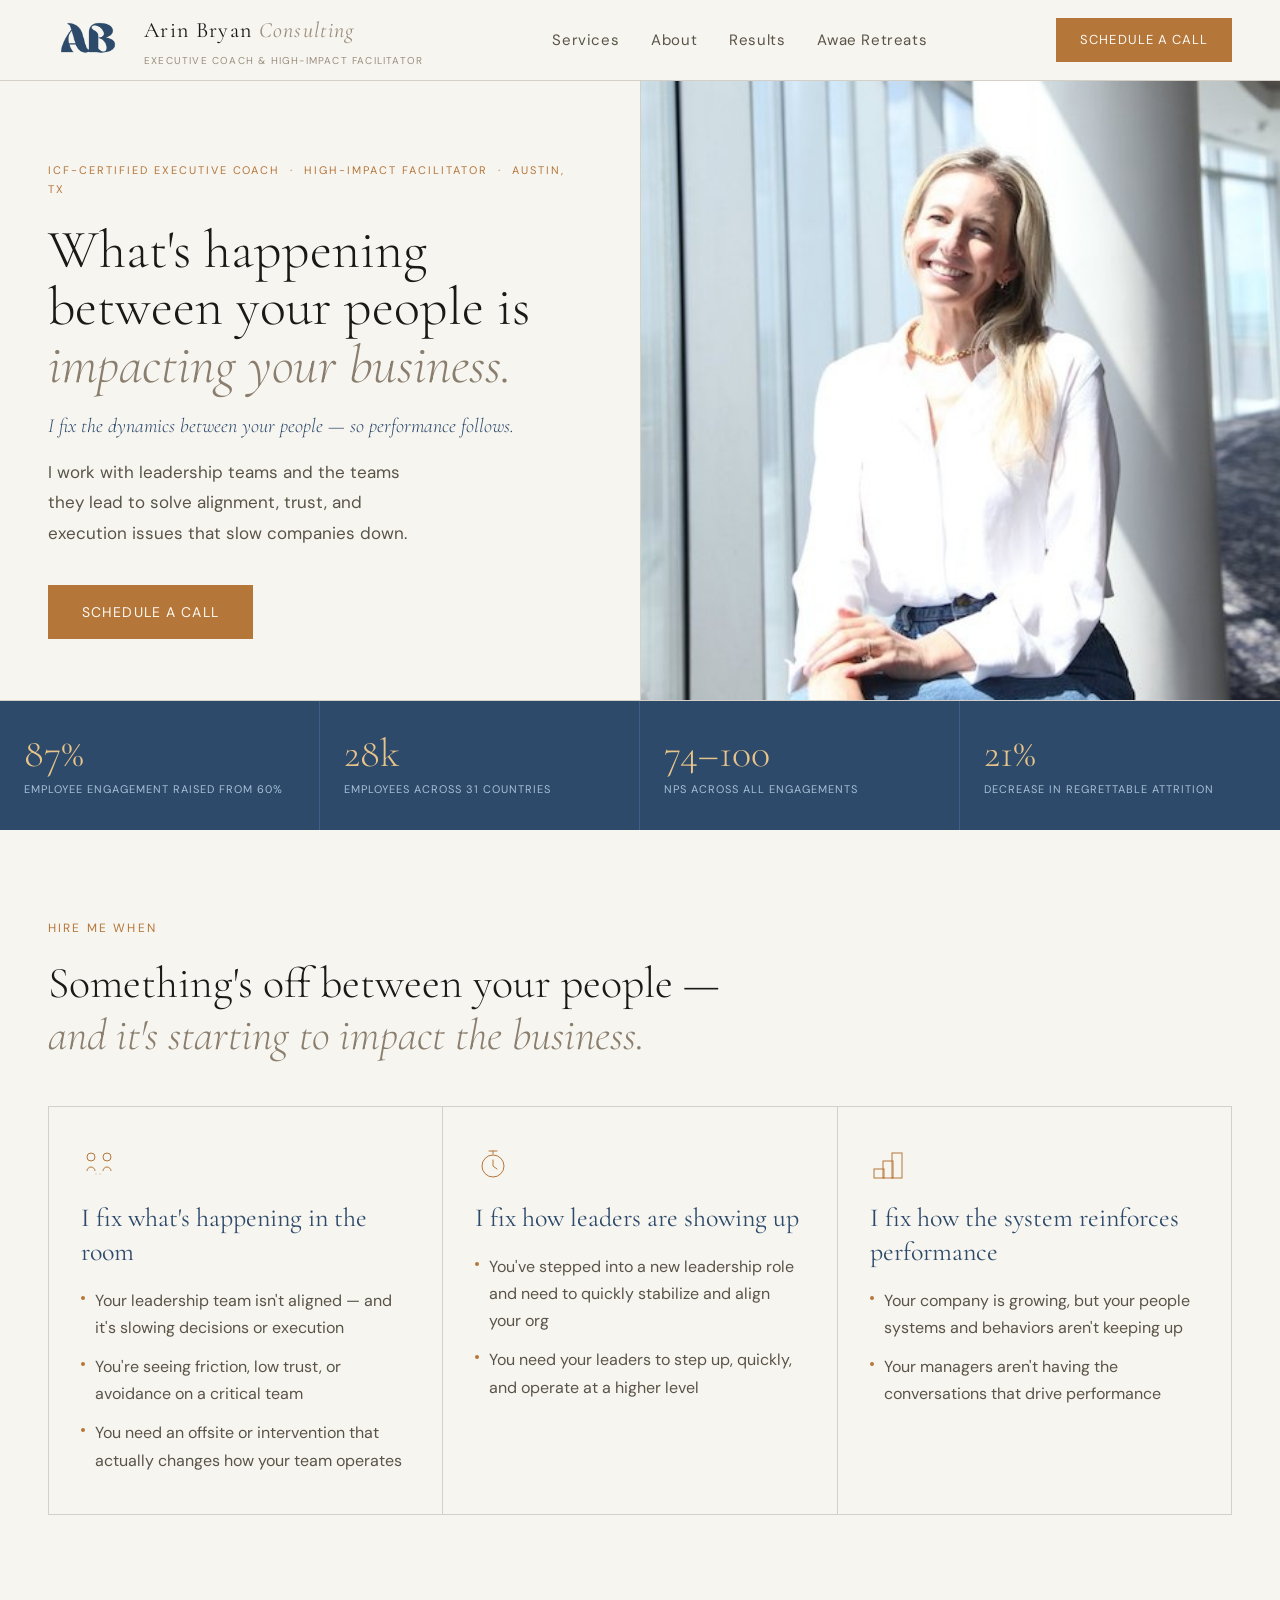
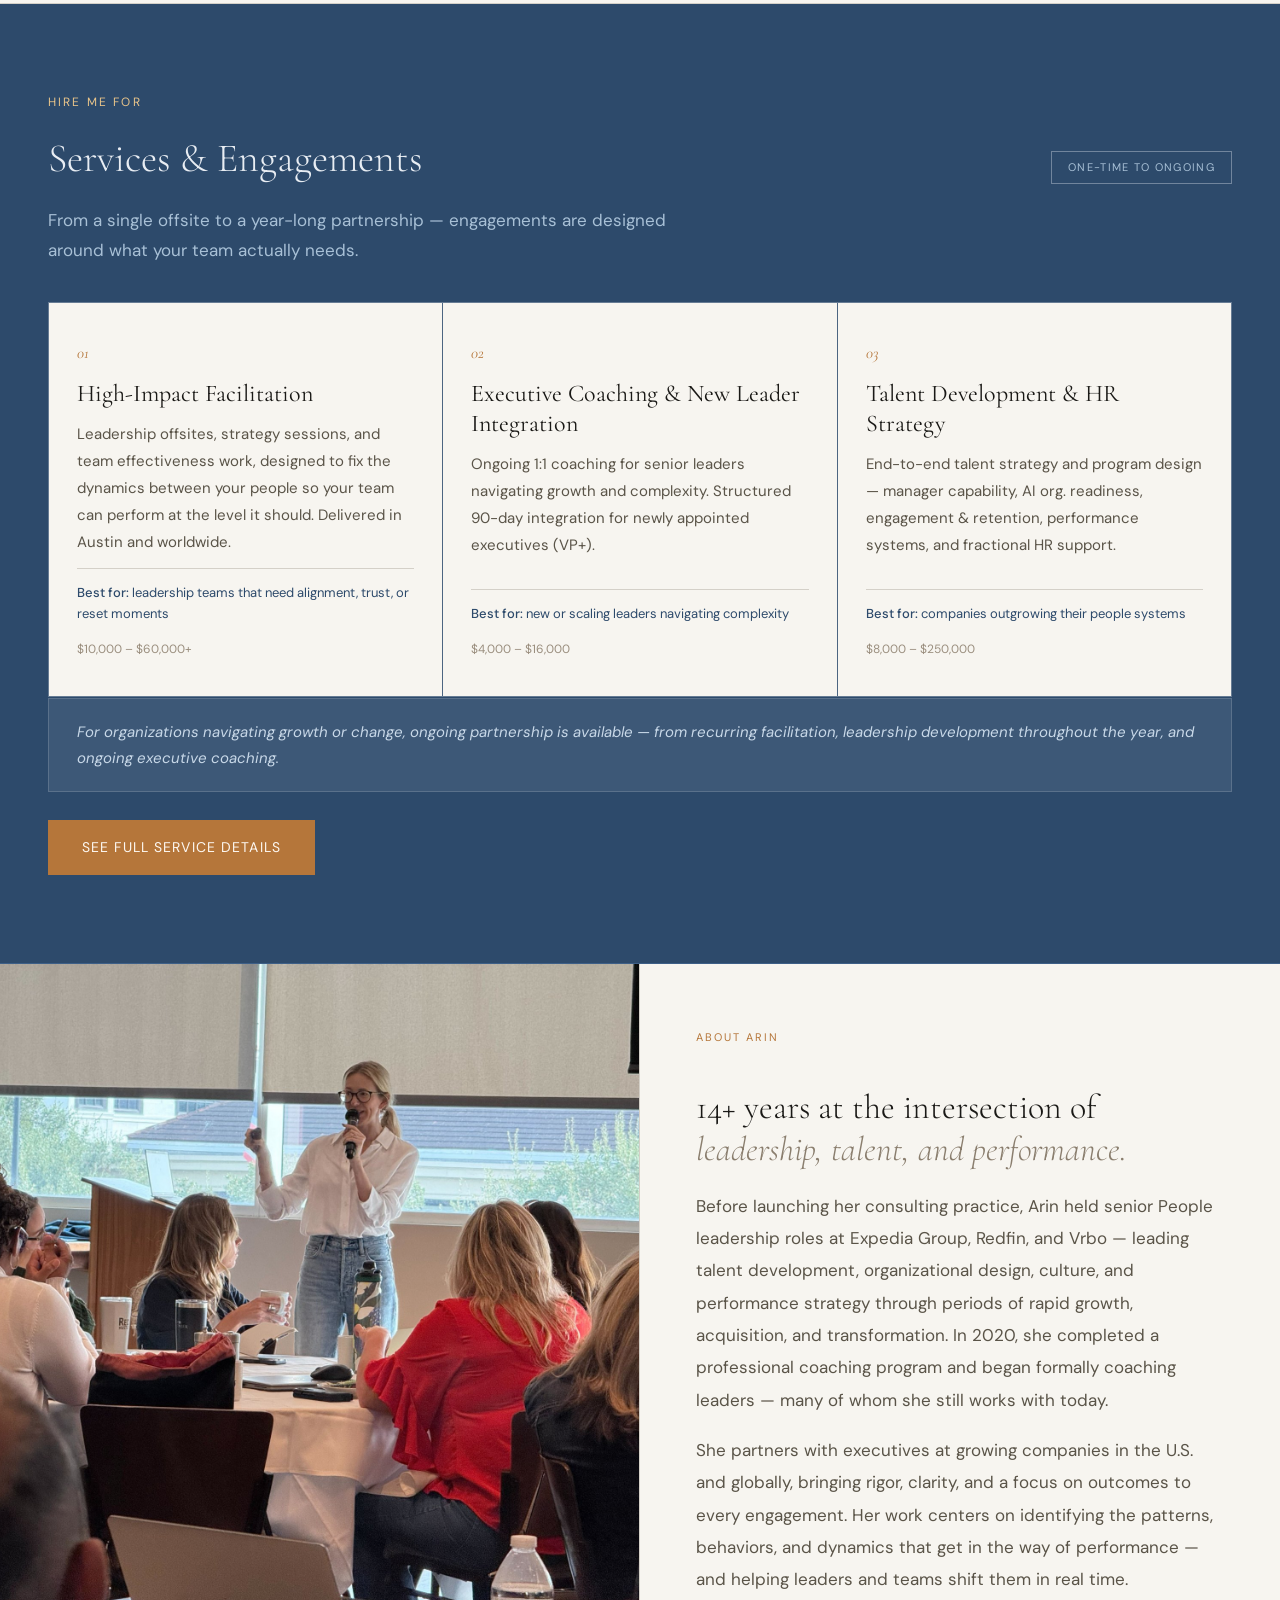
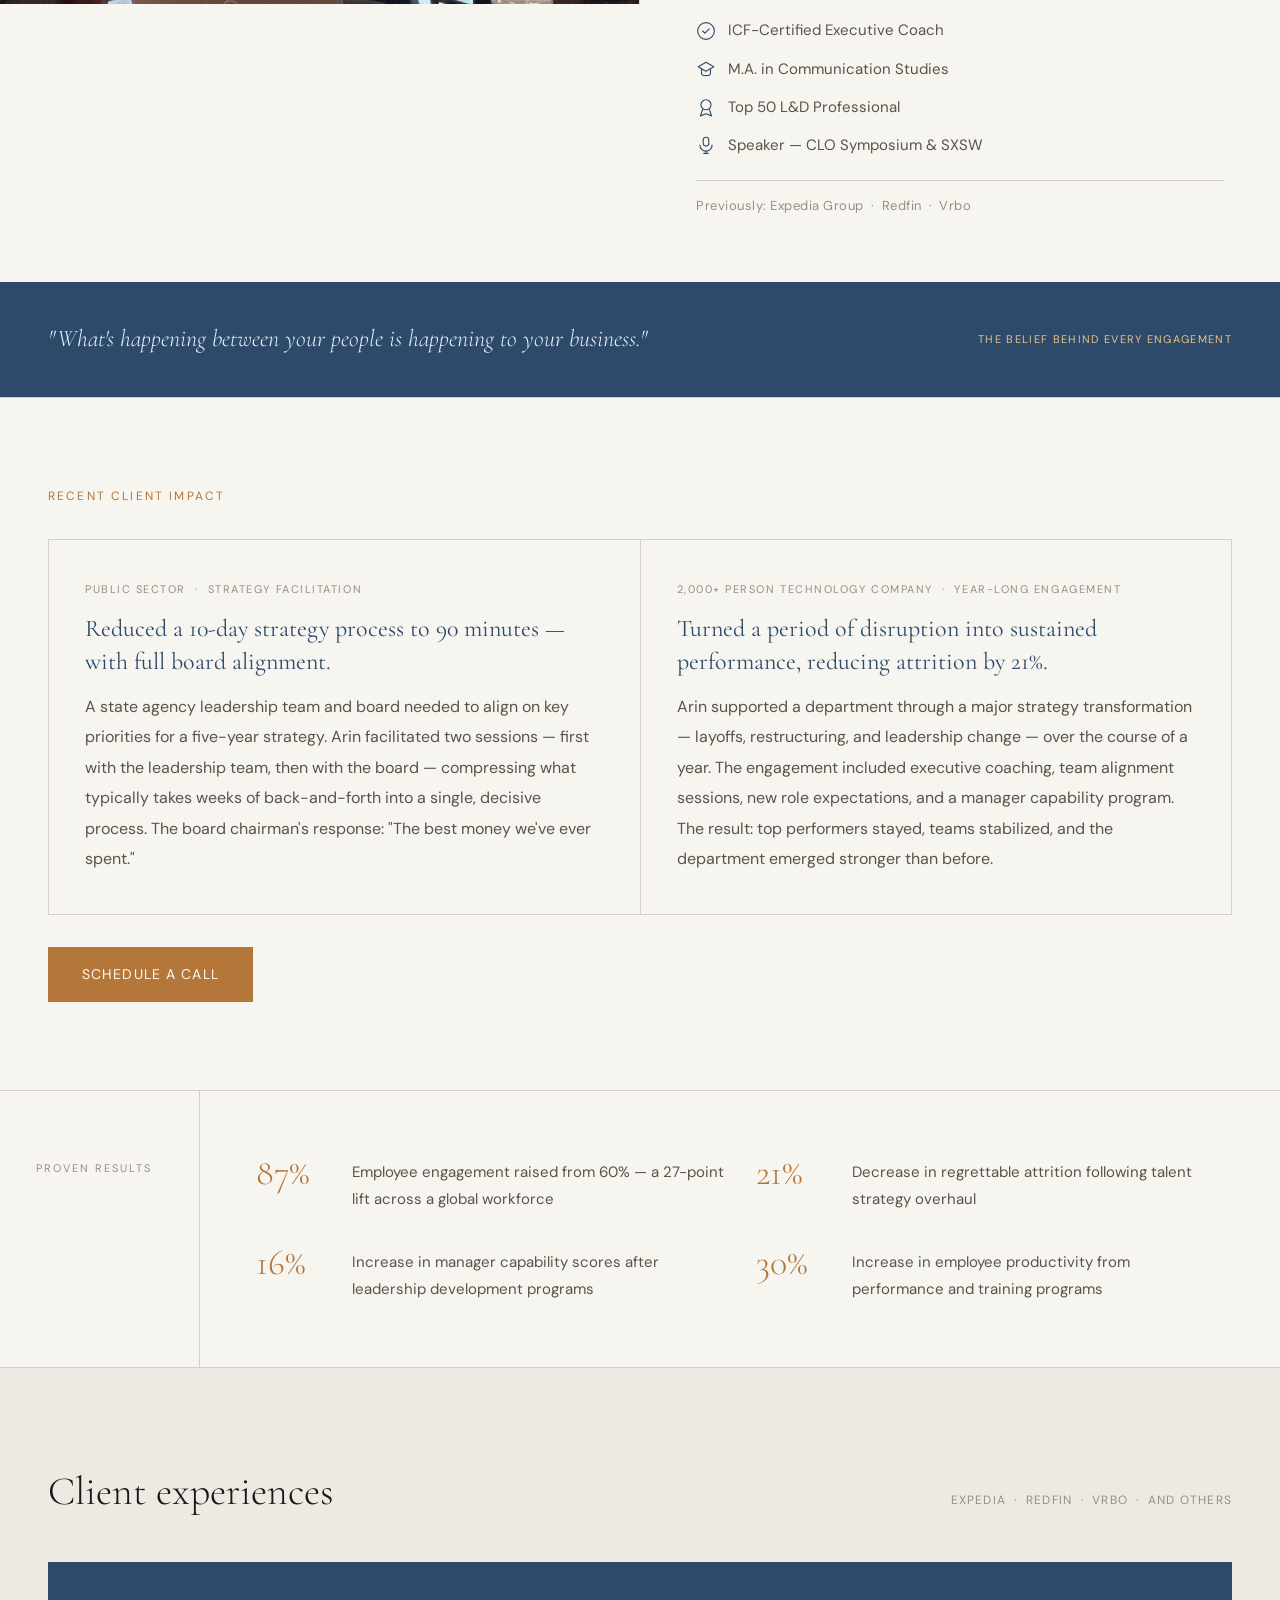
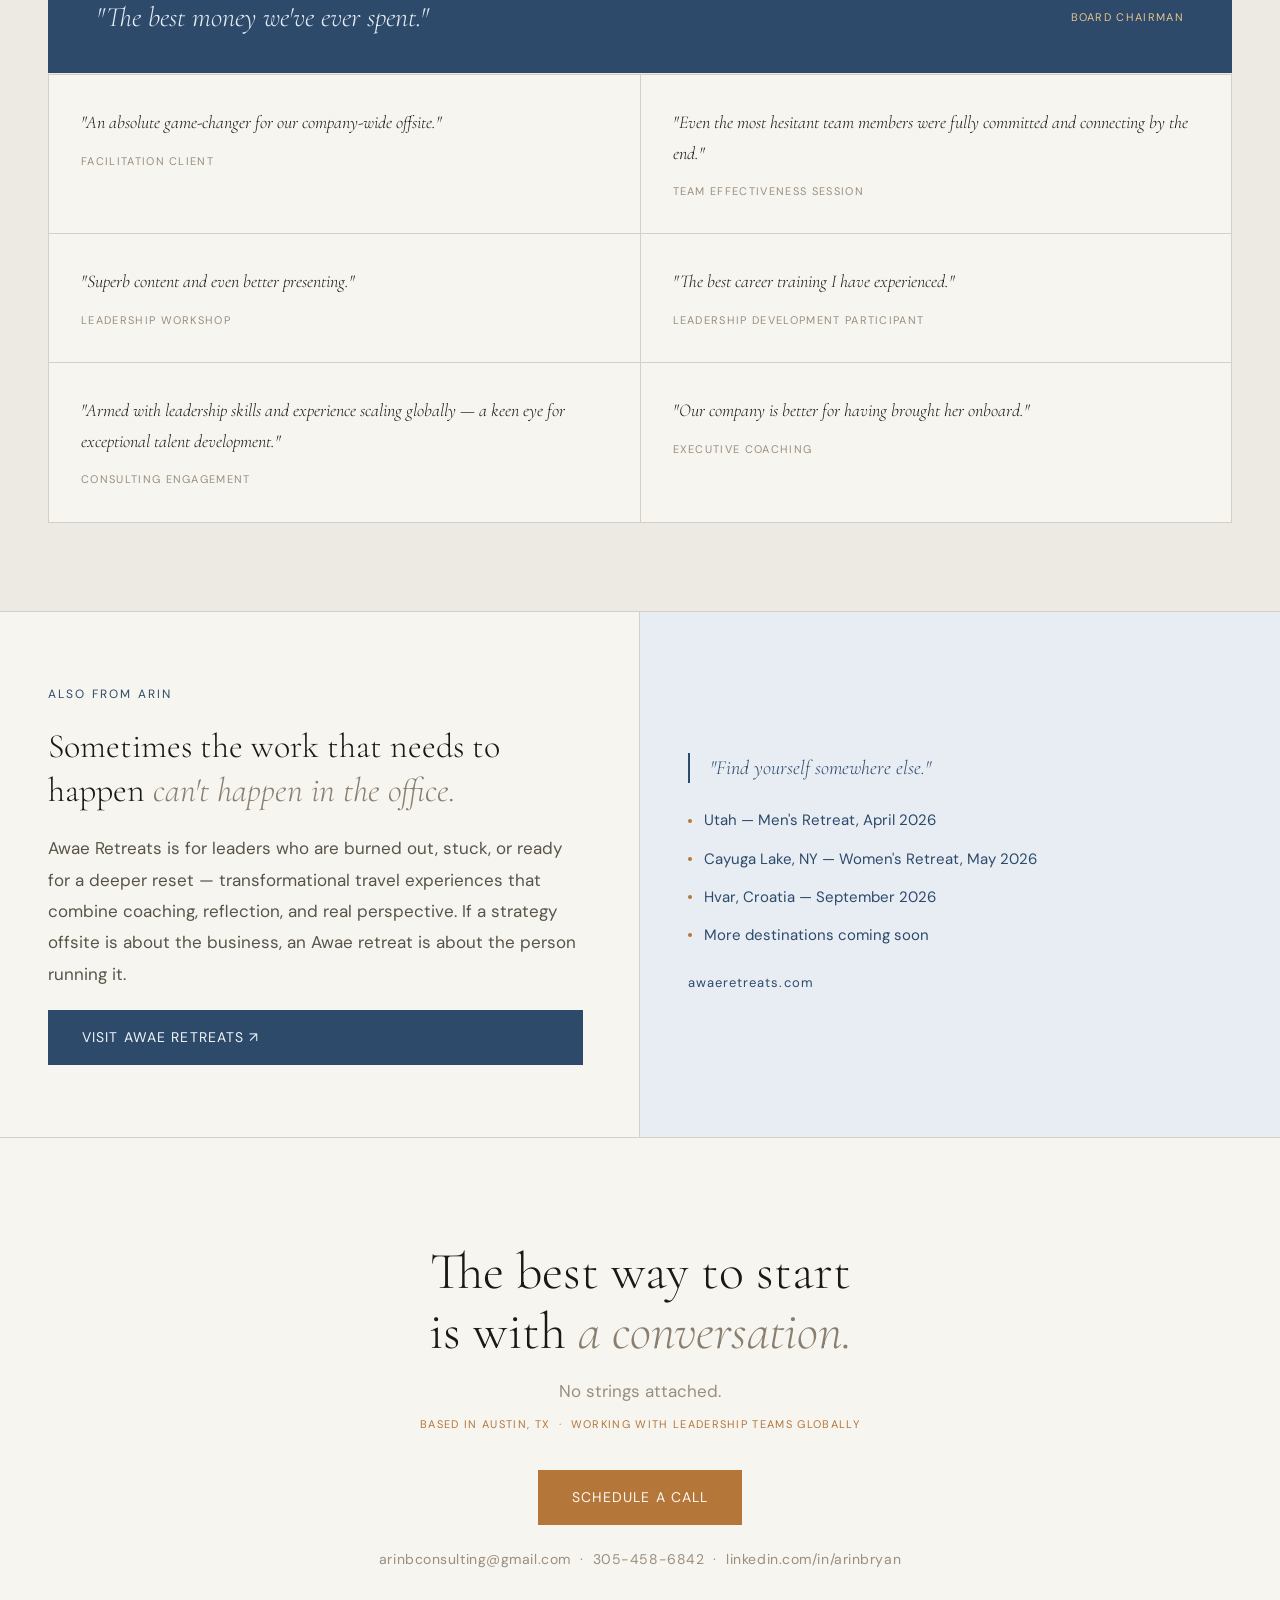
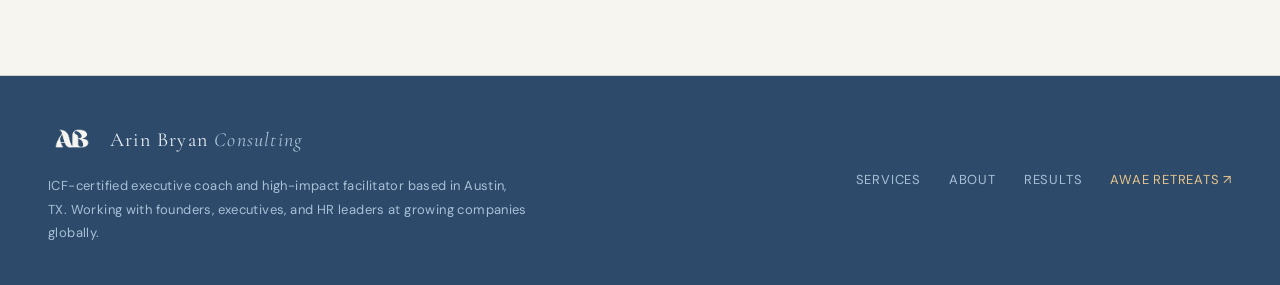
<file: index.html>
<!DOCTYPE html>
<html lang="en">
<head>
  <meta charset="UTF-8" />
  <meta name="viewport" content="width=device-width, initial-scale=1.0" />
  <title>Arin Bryan Consulting | Executive Coach & High-Impact Facilitator | Austin, TX</title>
  <meta name="description" content="ICF-certified executive coach and high-impact facilitator helping leadership teams fix alignment, trust, and execution issues that slow companies down. Based in Austin, TX. Working globally." />
  <meta name="keywords" content="executive coach Austin TX, leadership facilitator, team alignment, high-impact facilitation, leadership offsite, executive coaching, HR strategy, Arin Bryan" />
  <link rel="canonical" href="https://www.arinbconsulting.com" />
  <meta property="og:title" content="Arin Bryan Consulting | Executive Coach & High-Impact Facilitator" />
  <meta property="og:description" content="What's happening between your people is impacting your business. I fix the dynamics — so performance follows." />
  <meta property="og:url" content="https://www.arinbconsulting.com" />
  <meta property="og:type" content="website" />
  <meta property="og:image" content="https://www.arinbconsulting.com/arin-hero.jpg" />
  <meta name="geo.region" content="US-TX" />
  <meta name="geo.placename" content="Austin, Texas" />
  <link rel="stylesheet" href="/style.css" />
</head>
<body>

<nav class="nav" id="top">
  <div class="nav-inner">
    <div class="nav-left">
      <a href="#top"><img class="nav-logo-img" src="/ab-logo-light.png" alt="AB — Arin Bryan Consulting" /></a>
      <div class="nav-brand">
        <div class="nav-name">Arin Bryan <em>Consulting</em></div>
        <div class="nav-sub">Executive Coach &amp; High-Impact Facilitator</div>
      </div>
    </div>
    <ul class="nav-links" id="nav-links">
      <li><a href="#services">Services</a></li>
      <li><a href="#about">About</a></li>
      <li><a href="#results">Results</a></li>
      <li><a href="https://www.awaeretreats.com" target="_blank" rel="noopener">Awae Retreats</a></li>
    </ul>
    <a href="https://calendly.com/arin-awaeretreats/30min?month=2026-03" target="_blank" rel="noopener" class="nav-cta">Schedule a call</a>
    <button class="nav-hamburger" id="hamburger" aria-label="Open menu">
      <span></span><span></span><span></span>
    </button>
  </div>
</nav>

<section class="hero" id="home">
  <div class="hero-text">
    <p class="eyebrow">ICF-Certified Executive Coach &nbsp;·&nbsp; High-Impact Facilitator &nbsp;·&nbsp; Austin, TX</p>
    <h1 class="hero-h1">What's happening between your people is <em>impacting your business.</em></h1>
    <p class="hero-subhead">I fix the dynamics between your people — so performance follows.</p>
    <p class="hero-support">I work with leadership teams and the teams they lead to solve alignment, trust, and execution issues that slow companies down.</p>
    <div class="btn-group">
      <a href="https://calendly.com/arin-awaeretreats/30min?month=2026-03" target="_blank" rel="noopener" class="btn-primary">Schedule a call</a>
    </div>
  </div>
  <div class="hero-img">
    <img src="/arin-hero.jpg" alt="Arin Bryan, executive coach and high-impact facilitator based in Austin, TX" />
  </div>
</section>

<div class="stats">
  <div class="stat"><div class="stat-n">87%</div><div class="stat-l">Employee engagement raised from 60%</div></div>
  <div class="stat"><div class="stat-n">28k</div><div class="stat-l">Employees across 31 countries</div></div>
  <div class="stat"><div class="stat-n">74–100</div><div class="stat-l">NPS across all engagements</div></div>
  <div class="stat"><div class="stat-n">21%</div><div class="stat-l">Decrease in regrettable attrition</div></div>
</div>

<section class="hire">
  <div class="hire-inner">
    <p class="hire-eyebrow">Hire me when</p>
    <h2 class="hire-h">Something's off between your people —<br><em>and it's starting to impact the business.</em></h2>
    <div class="hire-grid">
      <div class="hire-card">
        <svg class="hire-icon" viewBox="0 0 36 36" fill="none" aria-hidden="true">
          <circle cx="10" cy="10" r="4" stroke="#b5763a" stroke-width="1"/>
          <circle cx="26" cy="10" r="4" stroke="#b5763a" stroke-width="1"/>
          <path d="M6 24c0-2.209 1.791-4 4-4s4 1.791 4 4" stroke="#b5763a" stroke-width="1"/>
          <path d="M22 24c0-2.209 1.791-4 4-4s4 1.791 4 4" stroke="#b5763a" stroke-width="1"/>
          <path d="M14 27h8" stroke="#d4d0c8" stroke-width="1" stroke-dasharray="2 2"/>
        </svg>
        <div class="hire-title">I fix what's happening in the room</div>
        <div class="hire-items">
          <div class="hire-item"><div class="hire-bullet"></div><span>Your leadership team isn't aligned — and it's slowing decisions or execution</span></div>
          <div class="hire-item"><div class="hire-bullet"></div><span>You're seeing friction, low trust, or avoidance on a critical team</span></div>
          <div class="hire-item"><div class="hire-bullet"></div><span>You need an offsite or intervention that actually changes how your team operates</span></div>
        </div>
      </div>
      <div class="hire-card">
        <svg class="hire-icon" viewBox="0 0 36 36" fill="none" aria-hidden="true">
          <circle cx="18" cy="19" r="11" stroke="#b5763a" stroke-width="1"/>
          <path d="M18 13v6l4 3" stroke="#b5763a" stroke-width="1" stroke-linecap="round"/>
          <path d="M14 4h8M18 4v3" stroke="#b5763a" stroke-width="1" stroke-linecap="round"/>
        </svg>
        <div class="hire-title">I fix how leaders are showing up</div>
        <div class="hire-items">
          <div class="hire-item"><div class="hire-bullet"></div><span>You've stepped into a new leadership role and need to quickly stabilize and align your org</span></div>
          <div class="hire-item"><div class="hire-bullet"></div><span>You need your leaders to step up, quickly, and operate at a higher level</span></div>
        </div>
      </div>
      <div class="hire-card">
        <svg class="hire-icon" viewBox="0 0 36 36" fill="none" aria-hidden="true">
          <rect x="4" y="22" width="10" height="9" stroke="#b5763a" stroke-width="1"/>
          <rect x="13" y="14" width="10" height="17" stroke="#b5763a" stroke-width="1"/>
          <rect x="22" y="6" width="10" height="25" stroke="#b5763a" stroke-width="1"/>
        </svg>
        <div class="hire-title">I fix how the system reinforces performance</div>
        <div class="hire-items">
          <div class="hire-item"><div class="hire-bullet"></div><span>Your company is growing, but your people systems and behaviors aren't keeping up</span></div>
          <div class="hire-item"><div class="hire-bullet"></div><span>Your managers aren't having the conversations that drive performance</span></div>
        </div>
      </div>
    </div>
  </div>
</section>

<section class="services" id="services">
  <div class="services-inner">
    <p class="svc-eyebrow">Hire me for</p>
    <div class="sec-hdr">
      <h2 class="sec-title">Services &amp; Engagements</h2>
      <span class="pill">One-time to ongoing</span>
    </div>
    <p class="sec-intro">From a single offsite to a year-long partnership — engagements are designed around what your team actually needs.</p>
    <div class="svc-grid">
      <div class="svc-card svc-card-light">
        <div class="svc-num-light">01</div>
        <div class="svc-name-light">High-Impact Facilitation</div>
        <p class="svc-desc-light">Leadership offsites, strategy sessions, and team effectiveness work, designed to fix the dynamics between your people so your team can perform at the level it should. Delivered in Austin and worldwide.</p>
        <div class="svc-best-light"><strong>Best for:</strong> leadership teams that need alignment, trust, or reset moments</div>
        <div class="svc-range-light">$10,000 – $60,000+</div>
      </div>
      <div class="svc-card svc-card-light">
        <div class="svc-num-light">02</div>
        <div class="svc-name-light">Executive Coaching &amp; New Leader Integration</div>
        <p class="svc-desc-light">Ongoing 1:1 coaching for senior leaders navigating growth and complexity. Structured 90-day integration for newly appointed executives (VP+).</p>
        <div class="svc-best-light"><strong>Best for:</strong> new or scaling leaders navigating complexity</div>
        <div class="svc-range-light">$4,000 – $16,000</div>
      </div>
      <div class="svc-card svc-card-light">
        <div class="svc-num-light">03</div>
        <div class="svc-name-light">Talent Development &amp; HR Strategy</div>
        <p class="svc-desc-light">End-to-end talent strategy and program design — manager capability, AI org. readiness, engagement &amp; retention, performance systems, and fractional HR support.</p>
        <div class="svc-best-light"><strong>Best for:</strong> companies outgrowing their people systems</div>
        <div class="svc-range-light">$8,000 – $250,000</div>
      </div>
    </div>
    <div class="svc-note">For organizations navigating growth or change, ongoing partnership is available — from recurring facilitation, leadership development throughout the year, and ongoing executive coaching.</div>
    <div class="svc-learn-more">
      <a href="/services.html" class="btn-primary">See full service details</a>
    </div>
  </div>
</section>

<section class="about" id="about">
  <div class="about-inner">
    <div class="about-img">
      <img src="/arin-facilitation.jpg" alt="Arin Bryan facilitating a leadership development session" />
    </div>
    <div class="about-text">
      <p class="eyebrow">About Arin</p>
      <h2 class="about-h">14+ years at the intersection of <em>leadership, talent, and performance.</em></h2>
      <p class="about-body">Before launching her consulting practice, Arin held senior People leadership roles at Expedia Group, Redfin, and Vrbo — leading talent development, organizational design, culture, and performance strategy through periods of rapid growth, acquisition, and transformation. In 2020, she completed a professional coaching program and began formally coaching leaders — many of whom she still works with today.</p>
      <p class="about-body">She partners with executives at growing companies in the U.S. and globally, bringing rigor, clarity, and a focus on outcomes to every engagement. Her work centers on identifying the patterns, behaviors, and dynamics that get in the way of performance — and helping leaders and teams shift them in real time.</p>
      <div class="cred-list">
        <div class="cred-item">
          <svg class="cred-icon" viewBox="0 0 18 18" fill="none"><circle cx="9" cy="9" r="7.5" stroke="#2d4a6b" stroke-width="1"/><path d="M6 9l2 2 4-4" stroke="#2d4a6b" stroke-width="1" stroke-linecap="round" stroke-linejoin="round"/></svg>
          <span>ICF-Certified Executive Coach</span>
        </div>
        <div class="cred-item">
          <svg class="cred-icon" viewBox="0 0 18 18" fill="none"><path d="M9 3L2 7l7 4 7-4-7-4z" stroke="#2d4a6b" stroke-width="1" stroke-linejoin="round"/><path d="M5 9v4c0 1.105 1.79 2 4 2s4-.895 4-2V9" stroke="#2d4a6b" stroke-width="1" stroke-linecap="round"/></svg>
          <span>M.A. in Communication Studies</span>
        </div>
        <div class="cred-item">
          <svg class="cred-icon" viewBox="0 0 18 18" fill="none"><circle cx="9" cy="7" r="4.5" stroke="#2d4a6b" stroke-width="1"/><path d="M6 11l-2 6 5-2 5 2-2-6" stroke="#2d4a6b" stroke-width="1" stroke-linejoin="round"/></svg>
          <span>Top 50 L&amp;D Professional</span>
        </div>
        <div class="cred-item">
          <svg class="cred-icon" viewBox="0 0 18 18" fill="none"><rect x="6.5" y="2" width="5" height="8" rx="2.5" stroke="#2d4a6b" stroke-width="1"/><path d="M3.5 9a5.5 5.5 0 0011 0" stroke="#2d4a6b" stroke-width="1" stroke-linecap="round"/><path d="M9 14.5v2M7 16.5h4" stroke="#2d4a6b" stroke-width="1" stroke-linecap="round"/></svg>
          <span>Speaker — CLO Symposium &amp; SXSW</span>
        </div>
      </div>
      <p class="prev-roles">Previously: Expedia Group &nbsp;·&nbsp; Redfin &nbsp;·&nbsp; Vrbo</p>
    </div>
  </div>
  <div class="about-stripe">
    <p class="stripe-q">"What's happening between your people is happening to your business."</p>
    <p class="stripe-attr">The belief behind every engagement</p>
  </div>
</section>

<section class="impact">
  <div class="impact-inner">
    <p class="impact-eyebrow">Recent client impact</p>
    <div class="impact-grid">
      <div class="impact-card">
        <p class="impact-label">Public sector &nbsp;·&nbsp; Strategy facilitation</p>
        <div class="impact-h">Reduced a 10-day strategy process to 90 minutes — with full board alignment.</div>
        <p class="impact-body">A state agency leadership team and board needed to align on key priorities for a five-year strategy. Arin facilitated two sessions — first with the leadership team, then with the board — compressing what typically takes weeks of back-and-forth into a single, decisive process. The board chairman's response: "The best money we've ever spent."</p>
      </div>
      <div class="impact-card">
        <p class="impact-label">2,000+ person technology company &nbsp;·&nbsp; Year-long engagement</p>
        <div class="impact-h">Turned a period of disruption into sustained performance, reducing attrition by 21%.</div>
        <p class="impact-body">Arin supported a department through a major strategy transformation — layoffs, restructuring, and leadership change — over the course of a year. The engagement included executive coaching, team alignment sessions, new role expectations, and a manager capability program. The result: top performers stayed, teams stabilized, and the department emerged stronger than before.</p>
      </div>
    </div>
    <a href="https://calendly.com/arin-awaeretreats/30min?month=2026-03" target="_blank" rel="noopener" class="btn-primary">Schedule a call</a>
  </div>
</section>

<section class="results" id="results">
  <div class="results-label"><p>Proven results</p></div>
  <div class="results-grid">
    <div class="result-item"><div class="result-n">87%</div><div class="result-d">Employee engagement raised from 60% — a 27-point lift across a global workforce</div></div>
    <div class="result-item"><div class="result-n">21%</div><div class="result-d">Decrease in regrettable attrition following talent strategy overhaul</div></div>
    <div class="result-item"><div class="result-n">16%</div><div class="result-d">Increase in manager capability scores after leadership development programs</div></div>
    <div class="result-item"><div class="result-n">30%</div><div class="result-d">Increase in employee productivity from performance and training programs</div></div>
  </div>
</section>

<section class="proof">
  <div class="proof-inner">
    <div class="proof-hdr">
      <h2 class="sec-title" style="color:var(--dark)">Client experiences</h2>
      <p class="proof-co">Expedia &nbsp;·&nbsp; Redfin &nbsp;·&nbsp; Vrbo &nbsp;·&nbsp; and others</p>
    </div>
    <div class="feat-q">
      <p class="fq-text">"The best money we've ever spent."</p>
      <p class="fq-attr">Board Chairman</p>
    </div>
    <div class="testi-grid">
      <div class="testi"><p class="testi-text">"An absolute game-changer for our company-wide offsite."</p><p class="testi-attr">Facilitation client</p></div>
      <div class="testi"><p class="testi-text">"Even the most hesitant team members were fully committed and connecting by the end."</p><p class="testi-attr">Team effectiveness session</p></div>
      <div class="testi"><p class="testi-text">"Superb content and even better presenting."</p><p class="testi-attr">Leadership workshop</p></div>
      <div class="testi"><p class="testi-text">"The best career training I have experienced."</p><p class="testi-attr">Leadership development participant</p></div>
      <div class="testi"><p class="testi-text">"Armed with leadership skills and experience scaling globally — a keen eye for exceptional talent development."</p><p class="testi-attr">Consulting engagement</p></div>
      <div class="testi"><p class="testi-text">"Our company is better for having brought her onboard."</p><p class="testi-attr">Executive Coaching</p></div>
    </div>
  </div>
</section>

<section class="awae-section">
  <div class="awae-left">
    <p class="awae-eyebrow">Also from Arin</p>
    <h2 class="awae-h">Sometimes the work that needs to happen <em>can't happen in the office.</em></h2>
    <p class="awae-body">Awae Retreats is for leaders who are burned out, stuck, or ready for a deeper reset — transformational travel experiences that combine coaching, reflection, and real perspective. If a strategy offsite is about the business, an Awae retreat is about the person running it.</p>
    <a href="https://www.awaeretreats.com" target="_blank" rel="noopener" class="btn-navy">Visit Awae Retreats ↗</a>
  </div>
  <div class="awae-right">
    <p class="awae-tagline">"Find yourself somewhere else."</p>
    <div class="awae-destinations">
      <div class="awae-dest"><div class="awae-dest-dot"></div><span>Utah — Men's Retreat, April 2026</span></div>
      <div class="awae-dest"><div class="awae-dest-dot"></div><span>Cayuga Lake, NY — Women's Retreat, May 2026</span></div>
      <div class="awae-dest"><div class="awae-dest-dot"></div><span>Hvar, Croatia — September 2026</span></div>
      <div class="awae-dest"><div class="awae-dest-dot"></div><span>More destinations coming soon</span></div>
    </div>
    <p class="awae-url">awaeretreats.com</p>
  </div>
</section>

<section class="cta">
  <h2 class="cta-h">The best way to start<br>is with <em>a conversation.</em></h2>
  <p class="cta-sub">No strings attached.</p>
  <p class="cta-loc">Based in Austin, TX &nbsp;·&nbsp; Working with leadership teams globally</p>
  <div class="btn-group" style="justify-content: center;">
    <a href="https://calendly.com/arin-awaeretreats/30min?month=2026-03" target="_blank" rel="noopener" class="btn-primary">Schedule a call</a>
  </div>
  <p class="cta-contact">arinbconsulting@gmail.com &nbsp;·&nbsp; 305-458-6842 &nbsp;·&nbsp; linkedin.com/in/arinbryan</p>
</section>

<footer class="footer">
  <div class="footer-inner">
    <div class="footer-left">
      <div class="footer-logo-wrap">
        <img class="footer-logo-img" src="/ab-logo-navy.png" alt="AB" />
        <div class="footer-name">Arin Bryan <em>Consulting</em></div>
      </div>
      <p class="footer-tag">ICF-certified executive coach and high-impact facilitator based in Austin, TX. Working with founders, executives, and HR leaders at growing companies globally.</p>
    </div>
    <div class="footer-links">
      <a href="#services">Services</a>
      <a href="#about">About</a>
      <a href="#results">Results</a>
      <a href="https://www.awaeretreats.com" target="_blank" rel="noopener" class="awae-link">Awae Retreats ↗</a>
    </div>
  </div>
</footer>

<script src="/nav.js"></script>
</body>
</html>
</file>
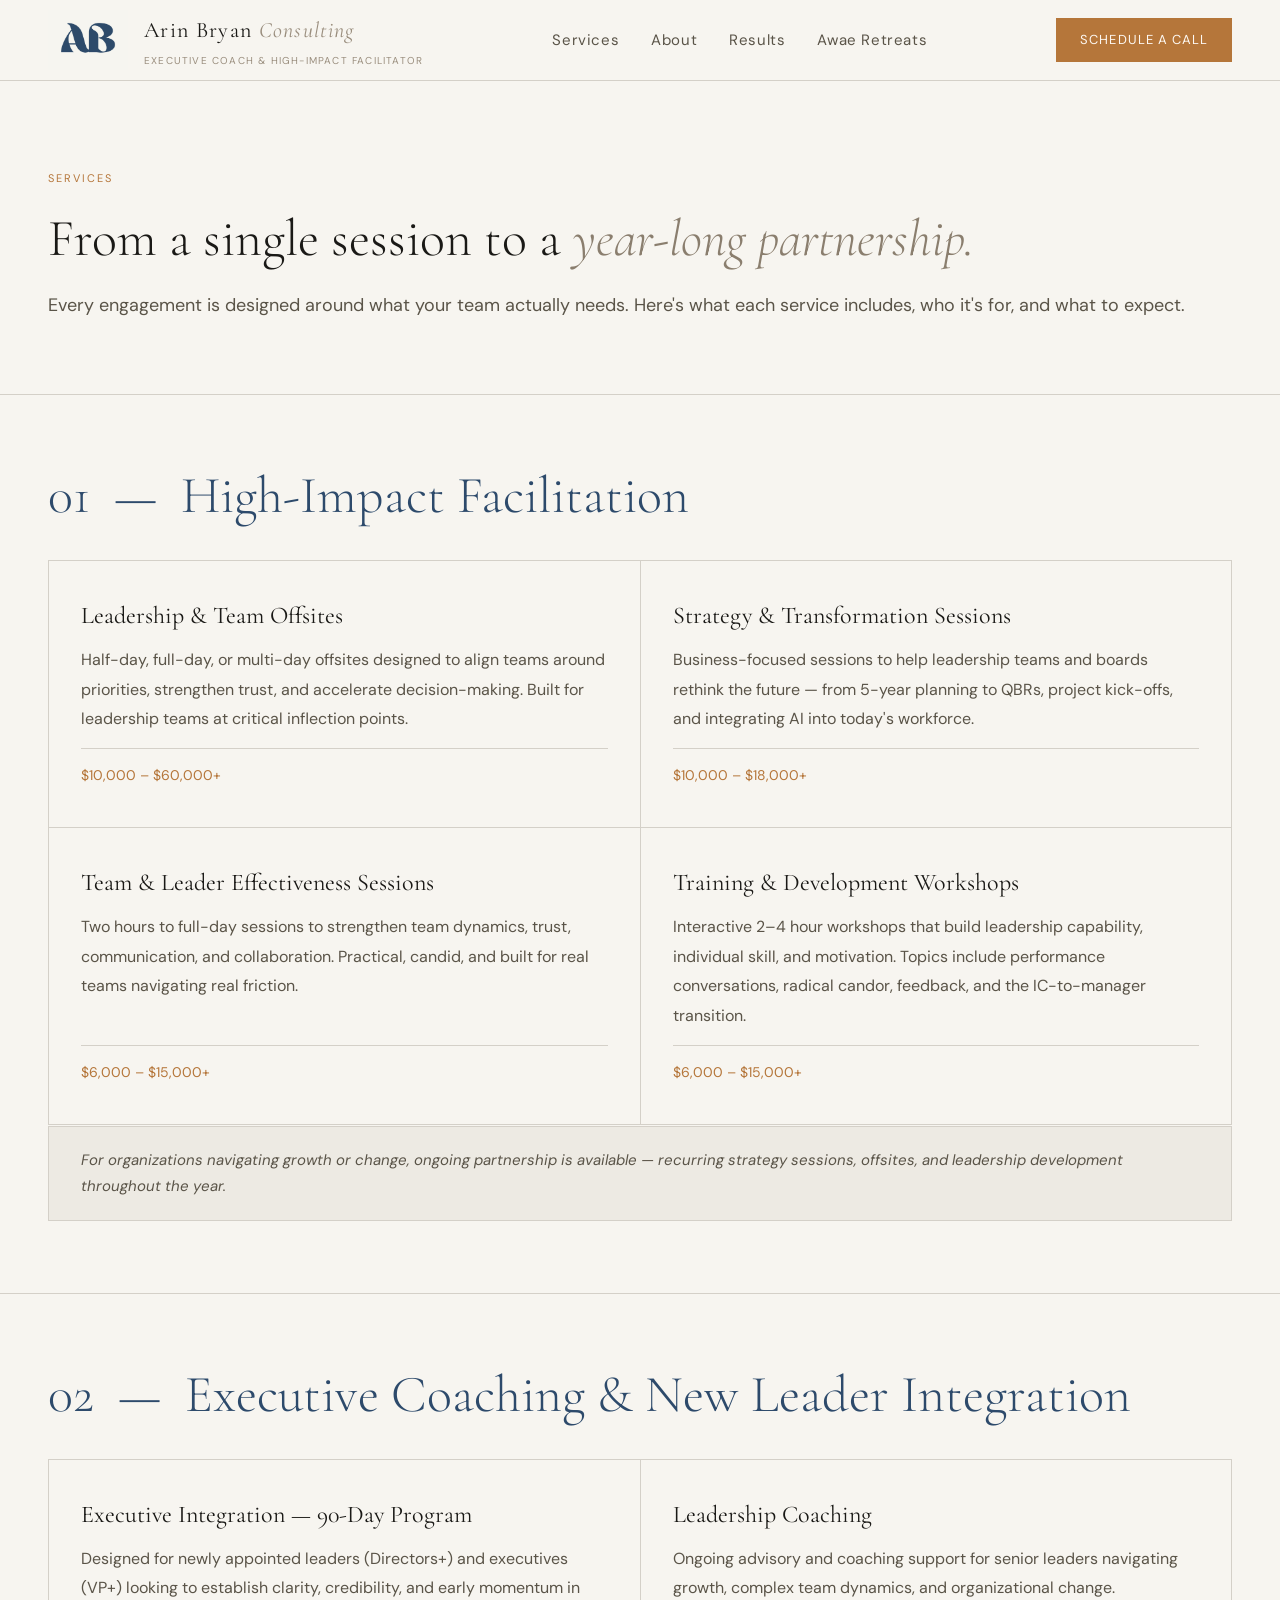
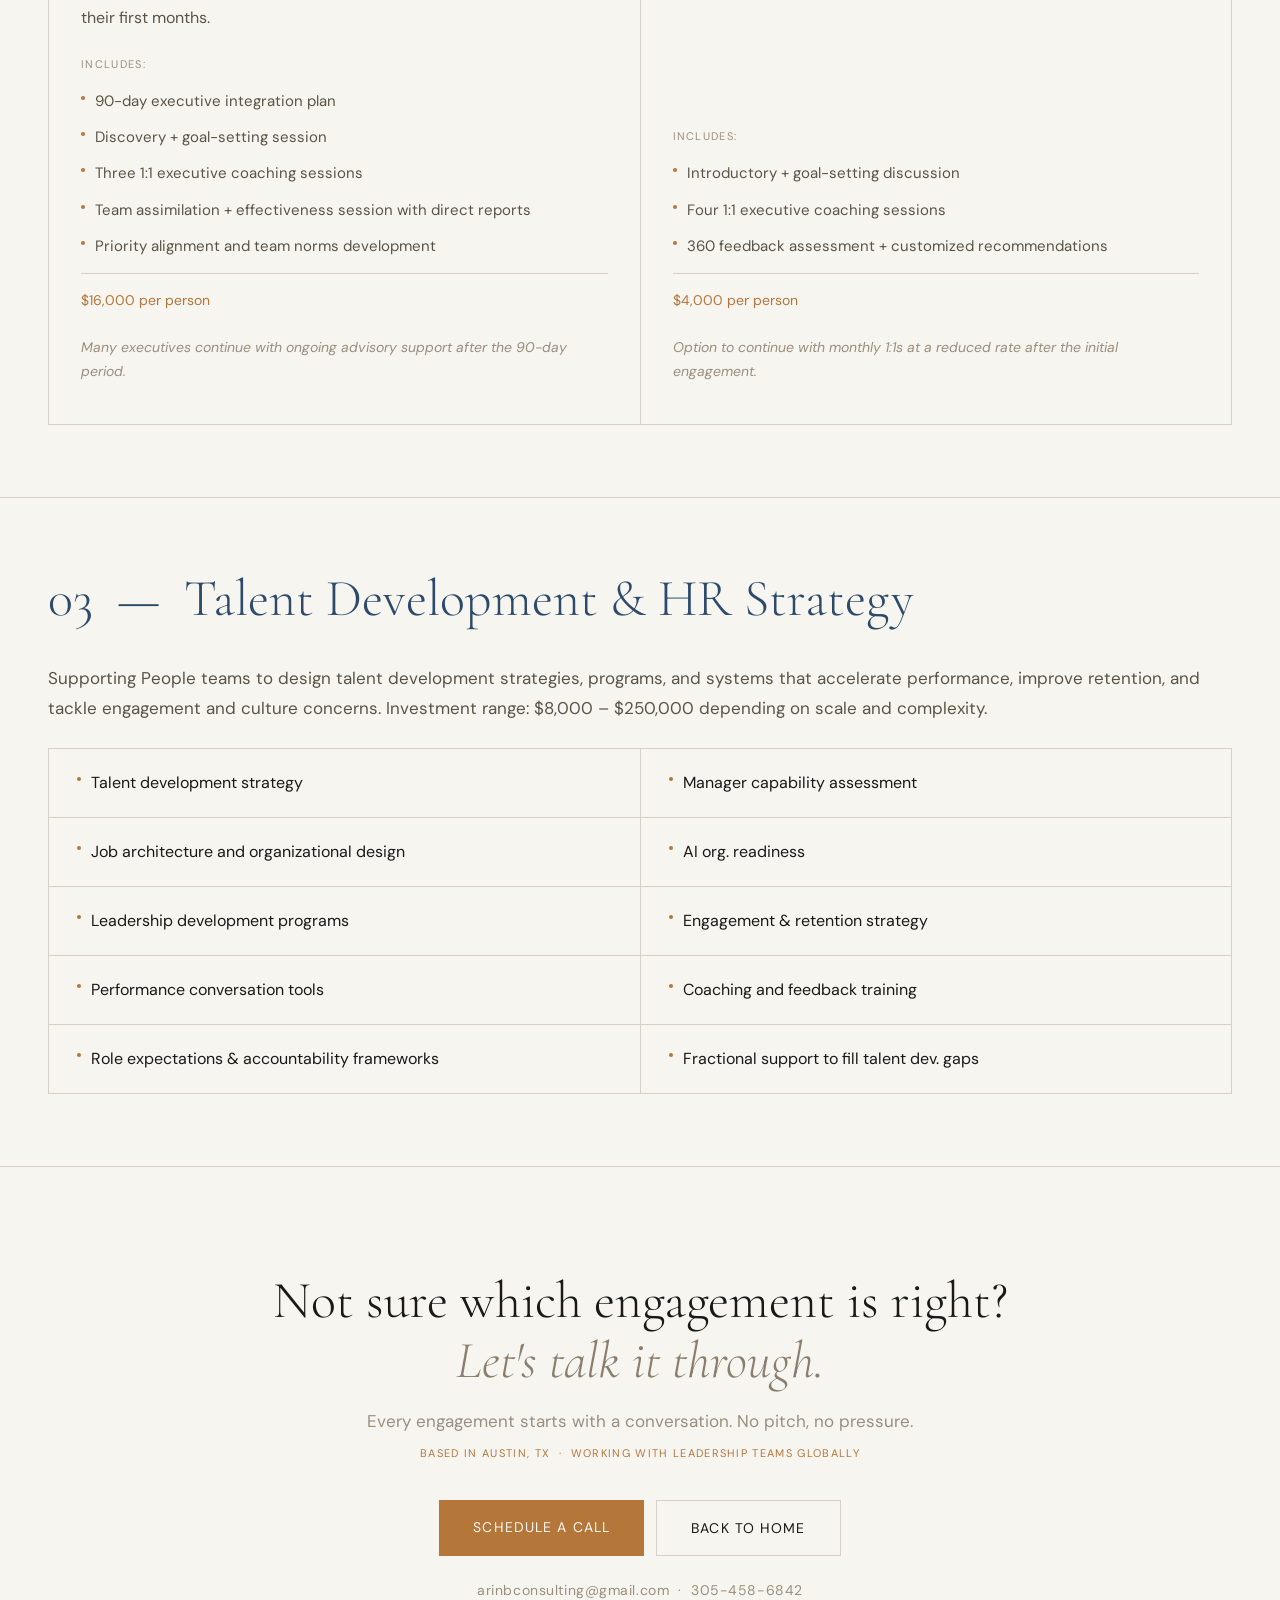
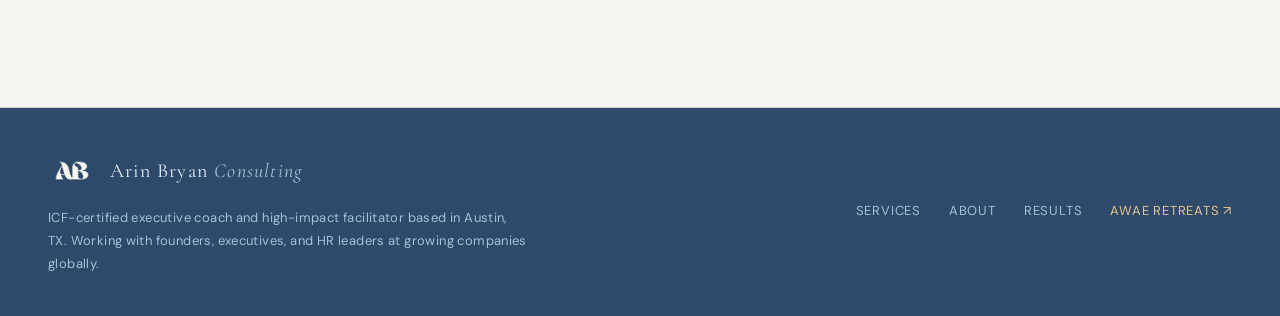
<file: services.html>
<!DOCTYPE html>
<html lang="en">
<head>
  <meta charset="UTF-8" />
  <meta name="viewport" content="width=device-width, initial-scale=1.0" />
  <title>Services | Arin Bryan Consulting | Austin, TX</title>
  <meta name="description" content="Full details on Arin Bryan's consulting services — leadership offsites, executive coaching, 90-day leader integration, and talent development programs. Pricing and what's included." />
  <link rel="canonical" href="https://www.arinbconsulting.com/services.html" />
  <link rel="stylesheet" href="/style.css" />
</head>
<body>

<nav class="nav">
  <div class="nav-inner">
    <div class="nav-left">
      <a href="/"><img class="nav-logo-img" src="/ab-logo-light.png" alt="AB — Arin Bryan Consulting" /></a>
      <div class="nav-brand">
        <div class="nav-name">Arin Bryan <em>Consulting</em></div>
        <div class="nav-sub">Executive Coach &amp; High-Impact Facilitator</div>
      </div>
    </div>
    <ul class="nav-links" id="nav-links">
      <li><a href="/#services">Services</a></li>
      <li><a href="/#about">About</a></li>
      <li><a href="/#results">Results</a></li>
      <li><a href="https://www.awaeretreats.com" target="_blank" rel="noopener">Awae Retreats</a></li>
    </ul>
    <a href="https://calendly.com/arin-awaeretreats/30min?month=2026-03" target="_blank" rel="noopener" class="nav-cta">Schedule a call</a>
    <button class="nav-hamburger" id="hamburger" aria-label="Open menu">
      <span></span><span></span><span></span>
    </button>
  </div>
</nav>

<div class="page-header">
  <div class="page-header-inner">
    <p class="eyebrow">Services</p>
    <h1 class="page-h1">From a single session to a <em>year-long partnership.</em></h1>
    <p class="page-intro">Every engagement is designed around what your team actually needs. Here's what each service includes, who it's for, and what to expect.</p>
  </div>
</div>

<div class="services-detail">
  <div class="services-detail-inner">

    <!-- 01 — white background -->
    <div class="detail-group">
      <h2 class="detail-group-label">01 &nbsp;—&nbsp; High-Impact Facilitation</h2>
      <div class="detail-grid">
        <div class="detail-card">
          <div class="detail-name">Leadership &amp; Team Offsites</div>
          <p class="detail-desc">Half-day, full-day, or multi-day offsites designed to align teams around priorities, strengthen trust, and accelerate decision-making. Built for leadership teams at critical inflection points.</p>
          <div class="detail-price">$10,000 – $60,000+</div>
        </div>
        <div class="detail-card">
          <div class="detail-name">Strategy &amp; Transformation Sessions</div>
          <p class="detail-desc">Business-focused sessions to help leadership teams and boards rethink the future — from 5-year planning to QBRs, project kick-offs, and integrating AI into today's workforce.</p>
          <div class="detail-price">$10,000 – $18,000+</div>
        </div>
        <div class="detail-card">
          <div class="detail-name">Team &amp; Leader Effectiveness Sessions</div>
          <p class="detail-desc">Two hours to full-day sessions to strengthen team dynamics, trust, communication, and collaboration. Practical, candid, and built for real teams navigating real friction.</p>
          <div class="detail-price">$6,000 – $15,000+</div>
        </div>
        <div class="detail-card">
          <div class="detail-name">Training &amp; Development Workshops</div>
          <p class="detail-desc">Interactive 2–4 hour workshops that build leadership capability, individual skill, and motivation. Topics include performance conversations, radical candor, feedback, and the IC-to-manager transition.</p>
          <div class="detail-price">$6,000 – $15,000+</div>
        </div>
      </div>
      <div class="detail-note">For organizations navigating growth or change, ongoing partnership is available — recurring strategy sessions, offsites, and leadership development throughout the year.</div>
    </div>

    <!-- 02 — white background -->
    <div class="detail-group">
      <h2 class="detail-group-label">02 &nbsp;—&nbsp; Executive Coaching &amp; New Leader Integration</h2>
      <div class="detail-grid">
        <div class="detail-card">
          <div class="detail-name">Executive Integration — 90-Day Program</div>
          <p class="detail-desc">Designed for newly appointed leaders (Directors+) and executives (VP+) looking to establish clarity, credibility, and early momentum in their first months.</p>
          <p class="detail-includes-label" style="margin-top:8px">Includes:</p>
          <div class="detail-includes">
            <div class="detail-include-item"><div class="hire-bullet" style="margin-top:8px"></div><span>90-day executive integration plan</span></div>
            <div class="detail-include-item"><div class="hire-bullet" style="margin-top:8px"></div><span>Discovery + goal-setting session</span></div>
            <div class="detail-include-item"><div class="hire-bullet" style="margin-top:8px"></div><span>Three 1:1 executive coaching sessions</span></div>
            <div class="detail-include-item"><div class="hire-bullet" style="margin-top:8px"></div><span>Team assimilation + effectiveness session with direct reports</span></div>
            <div class="detail-include-item"><div class="hire-bullet" style="margin-top:8px"></div><span>Priority alignment and team norms development</span></div>
          </div>
          <div class="detail-price">$16,000 per person</div>
          <p style="font-size:14px;color:var(--muted);margin-top:8px;font-style:italic">Many executives continue with ongoing advisory support after the 90-day period.</p>
        </div>
        <div class="detail-card">
          <div class="detail-name">Leadership Coaching</div>
          <p class="detail-desc">Ongoing advisory and coaching support for senior leaders navigating growth, complex team dynamics, and organizational change.</p>
          <p class="detail-includes-label" style="margin-top:8px">Includes:</p>
          <div class="detail-includes">
            <div class="detail-include-item"><div class="hire-bullet" style="margin-top:8px"></div><span>Introductory + goal-setting discussion</span></div>
            <div class="detail-include-item"><div class="hire-bullet" style="margin-top:8px"></div><span>Four 1:1 executive coaching sessions</span></div>
            <div class="detail-include-item"><div class="hire-bullet" style="margin-top:8px"></div><span>360 feedback assessment + customized recommendations</span></div>
          </div>
          <div class="detail-price">$4,000 per person</div>
          <p style="font-size:14px;color:var(--muted);margin-top:8px;font-style:italic">Option to continue with monthly 1:1s at a reduced rate after the initial engagement.</p>
        </div>
      </div>
    </div>

    <!-- 03 — white background -->
    <div class="detail-group">
      <h2 class="detail-group-label">03 &nbsp;—&nbsp; Talent Development &amp; HR Strategy</h2>
      <p>Supporting People teams to design talent development strategies, programs, and systems that accelerate performance, improve retention, and tackle engagement and culture concerns. Investment range: $8,000 – $250,000 depending on scale and complexity.</p>
      <div class="detail-list">
        <div class="detail-list-item"><div class="hire-bullet" style="margin-top:8px;flex-shrink:0"></div><span>Talent development strategy</span></div>
        <div class="detail-list-item"><div class="hire-bullet" style="margin-top:8px;flex-shrink:0"></div><span>Manager capability assessment</span></div>
        <div class="detail-list-item"><div class="hire-bullet" style="margin-top:8px;flex-shrink:0"></div><span>Job architecture and organizational design</span></div>
        <div class="detail-list-item"><div class="hire-bullet" style="margin-top:8px;flex-shrink:0"></div><span>AI org. readiness</span></div>
        <div class="detail-list-item"><div class="hire-bullet" style="margin-top:8px;flex-shrink:0"></div><span>Leadership development programs</span></div>
        <div class="detail-list-item"><div class="hire-bullet" style="margin-top:8px;flex-shrink:0"></div><span>Engagement &amp; retention strategy</span></div>
        <div class="detail-list-item"><div class="hire-bullet" style="margin-top:8px;flex-shrink:0"></div><span>Performance conversation tools</span></div>
        <div class="detail-list-item"><div class="hire-bullet" style="margin-top:8px;flex-shrink:0"></div><span>Coaching and feedback training</span></div>
        <div class="detail-list-item"><div class="hire-bullet" style="margin-top:8px;flex-shrink:0"></div><span>Role expectations &amp; accountability frameworks</span></div>
        <div class="detail-list-item"><div class="hire-bullet" style="margin-top:8px;flex-shrink:0"></div><span>Fractional support to fill talent dev. gaps</span></div>
      </div>
    </div>

  </div>
</div>

<section class="cta">
  <h2 class="cta-h">Not sure which engagement is right?<br><em>Let's talk it through.</em></h2>
  <p class="cta-sub">Every engagement starts with a conversation. No pitch, no pressure.</p>
  <p class="cta-loc">Based in Austin, TX &nbsp;·&nbsp; Working with leadership teams globally</p>
  <div class="btn-group" style="justify-content: center;">
    <a href="https://calendly.com/arin-awaeretreats/30min?month=2026-03" target="_blank" rel="noopener" class="btn-primary">Schedule a call</a>
    <a href="/" class="btn-ghost" style="color:var(--dark);border-color:var(--border);background:transparent">Back to home</a>
  </div>
  <p class="cta-contact">arinbconsulting@gmail.com &nbsp;·&nbsp; 305-458-6842</p>
</section>

<footer class="footer">
  <div class="footer-inner">
    <div class="footer-left">
      <div class="footer-logo-wrap">
        <img class="footer-logo-img" src="/ab-logo-navy.png" alt="AB" />
        <div class="footer-name">Arin Bryan <em>Consulting</em></div>
      </div>
      <p class="footer-tag">ICF-certified executive coach and high-impact facilitator based in Austin, TX. Working with founders, executives, and HR leaders at growing companies globally.</p>
    </div>
    <div class="footer-links">
      <a href="/#services">Services</a>
      <a href="/#about">About</a>
      <a href="/#results">Results</a>
      <a href="https://www.awaeretreats.com" target="_blank" rel="noopener" class="awae-link">Awae Retreats ↗</a>
    </div>
  </div>
</footer>

<script src="/nav.js"></script>
</body>
</html>
</file>
<file: style.css>
/* Self-hosted fonts — no external dependencies */
@font-face { font-family: 'Cormorant Garamond'; font-style: normal; font-weight: 300; font-display: swap; src: url('/CormorantGaramond-Light.ttf') format('truetype'); }
@font-face { font-family: 'Cormorant Garamond'; font-style: italic; font-weight: 300; font-display: swap; src: url('/CormorantGaramond-LightItalic.ttf') format('truetype'); }
@font-face { font-family: 'Cormorant Garamond'; font-style: normal; font-weight: 400; font-display: swap; src: url('/CormorantGaramond-Regular.ttf') format('truetype'); }
@font-face { font-family: 'Cormorant Garamond'; font-style: italic; font-weight: 400; font-display: swap; src: url('/CormorantGaramond-Italic.ttf') format('truetype'); }
@font-face { font-family: 'Cormorant Garamond'; font-style: normal; font-weight: 600; font-display: swap; src: url('/CormorantGaramond-SemiBold.ttf') format('truetype'); }
@font-face { font-family: 'Cormorant Garamond'; font-style: italic; font-weight: 600; font-display: swap; src: url('/CormorantGaramond-SemiBoldItalic.ttf') format('truetype'); }
@font-face { font-family: 'DM Sans'; font-style: normal; font-weight: 100 900; font-display: swap; src: url('/DMSans-VariableFont_opsz,wght.ttf') format('truetype'); }
@font-face { font-family: 'DM Sans'; font-style: italic; font-weight: 100 900; font-display: swap; src: url('/DMSans-Italic-VariableFont_opsz,wght.ttf') format('truetype'); }
:root {
  --amber:      #b5763a;
  --amber-l:    #e8c48a;
  --navy:       #2d4a6b;
  --navy-l:     #3d5f87;
  --navy-pale:  #e8edf3;
  --dark:       #1a1916;
  --body:       #5a5448;
  --muted:      #9a8e7e;
  --border:     #d4d0c8;
  --bg:         #f7f5f0;
  --bg2:        #edeae3;
  --cream:      #fdf8f2;
  --serif:      'Cormorant Garamond', Georgia, serif;
  --sans:       'DM Sans', system-ui, sans-serif;
}

*, *::before, *::after { box-sizing: border-box; margin: 0; padding: 0; }
html { scroll-behavior: smooth; }
body { font-family: var(--sans); font-weight: 400; background: var(--bg); color: var(--body); -webkit-font-smoothing: antialiased; font-size: 17px; line-height: 1.75; }
img { display: block; max-width: 100%; }
a { text-decoration: none; color: inherit; }

/* BUTTONS */
.btn-primary { display: inline-block; font-family: var(--sans); font-size: 14px; font-weight: 400; letter-spacing: 0.08em; text-transform: uppercase; padding: 15px 34px; background: var(--amber); color: var(--cream); border: none; cursor: pointer; transition: opacity 0.2s; }
.btn-primary:hover { opacity: 0.85; }
.btn-outline { display: inline-block; font-family: var(--sans); font-size: 14px; font-weight: 400; letter-spacing: 0.08em; text-transform: uppercase; padding: 15px 34px; background: var(--amber); color: var(--cream); border: none; cursor: pointer; transition: opacity 0.2s; }
.btn-outline:hover { opacity: 0.85; }
.btn-navy { display: inline-block; font-family: var(--sans); font-size: 14px; font-weight: 400; letter-spacing: 0.08em; text-transform: uppercase; padding: 15px 34px; background: var(--navy); color: #f0f4f8; border: none; cursor: pointer; transition: opacity 0.2s; }
.btn-navy:hover { opacity: 0.88; }
.btn-ghost { display: inline-block; font-family: var(--sans); font-size: 14px; font-weight: 400; letter-spacing: 0.08em; text-transform: uppercase; padding: 15px 34px; background: transparent; color: #f0f4f8; border: 1px solid rgba(240,244,248,0.4); cursor: pointer; transition: background 0.2s; }
.btn-ghost:hover { background: rgba(240,244,248,0.1); }
.btn-group { display: flex; gap: 12px; flex-wrap: wrap; }

/* NAV — left aligned, logo bigger */
.nav { position: sticky; top: 0; z-index: 100; background: var(--bg); border-bottom: 0.5px solid var(--border); }
.nav-inner { max-width: 1280px; margin: 0 auto; padding: 0 48px; height: 80px; display: flex; align-items: center; justify-content: space-between; gap: 24px; }
.nav-left { display: flex; align-items: center; gap: 16px; }
.nav-logo-img { width: 80px; height: 80px; object-fit: contain; }
.nav-brand { display: flex; flex-direction: column; gap: 3px; }
.nav-name { font-family: var(--serif); font-size: 22px; font-weight: 400; letter-spacing: 0.06em; color: var(--dark); }
.nav-name em { font-style: italic; color: var(--muted); }
.nav-sub { font-size: 10px; letter-spacing: 0.12em; text-transform: uppercase; color: var(--muted); }
.nav-links { display: flex; gap: 32px; list-style: none; }
.nav-links a { font-size: 15px; letter-spacing: 0.04em; color: var(--body); transition: color 0.2s; }
.nav-links a:hover { color: var(--amber); }
.nav-cta { font-size: 13px; letter-spacing: 0.08em; text-transform: uppercase; padding: 11px 24px; background: var(--amber); color: var(--cream); border: none; font-family: var(--sans); cursor: pointer; white-space: nowrap; transition: opacity 0.2s; }
.nav-cta:hover { opacity: 0.85; }
.nav-hamburger { display: none; flex-direction: column; gap: 5px; cursor: pointer; background: none; border: none; padding: 4px; }
.nav-hamburger span { display: block; width: 24px; height: 1.5px; background: var(--dark); transition: all 0.3s; }

/* HERO — constrained height, no overflow on wide screens */
.hero { display: grid; grid-template-columns: 1fr 1fr; max-height: 620px; border-bottom: 0.5px solid var(--border); overflow: hidden; }
.hero-text { padding: 72px 56px 72px 48px; display: flex; flex-direction: column; justify-content: center; }
.eyebrow { font-size: 11px; letter-spacing: 0.18em; text-transform: uppercase; color: var(--amber); margin-bottom: 22px; font-weight: 400; }
.hero-h1 { font-family: var(--serif); font-size: 54px; font-weight: 300; line-height: 1.06; color: var(--dark); margin-bottom: 18px; }
.hero-h1 em { font-style: italic; color: #8a7e6e; }
.hero-subhead { font-family: var(--serif); font-size: 20px; font-style: italic; font-weight: 300; color: var(--navy); line-height: 1.5; margin-bottom: 16px; }
.hero-support { font-size: 17px; line-height: 1.8; color: var(--body); margin-bottom: 36px; max-width: 380px; }
.hero-img { overflow: hidden; border-left: 0.5px solid var(--border); }
.hero-img img { width: 100%; height: 100%; object-fit: cover; object-position: center 20%; }

/* STATS */
.stats { display: grid; grid-template-columns: repeat(4, 1fr); background: var(--navy); }
.stat { padding: 32px 24px; border-right: 0.5px solid var(--navy-l); }
.stat:last-child { border-right: none; }
.stat-n { font-family: var(--serif); font-size: 40px; font-weight: 300; color: var(--amber-l); line-height: 1; margin-bottom: 8px; }
.stat-l { font-size: 11px; letter-spacing: 0.09em; text-transform: uppercase; color: #a8c0d6; line-height: 1.5; font-weight: 400; }

/* HIRE ME WHEN */
.hire { padding: 88px 48px; border-bottom: 0.5px solid var(--border); }
.hire-inner { max-width: 1280px; margin: 0 auto; }
.hire-eyebrow { font-size: 12px; letter-spacing: 0.18em; text-transform: uppercase; color: var(--amber); margin-bottom: 18px; font-weight: 400; }
.hire-h { font-family: var(--serif); font-size: 44px; font-weight: 300; line-height: 1.2; color: var(--dark); margin-bottom: 44px; max-width: 680px; }
.hire-h em { font-style: italic; color: #8a7e6e; }
.hire-grid { display: grid; grid-template-columns: repeat(3, 1fr); gap: 1px; background: var(--border); border: 0.5px solid var(--border); }
.hire-card { background: var(--bg); padding: 40px 32px; display: flex; flex-direction: column; gap: 18px; }
.hire-icon { width: 36px; height: 36px; }
.hire-title { font-family: var(--serif); font-size: 26px; font-weight: 400; color: var(--navy); line-height: 1.3; }
.hire-items { display: flex; flex-direction: column; gap: 12px; }
.hire-item { display: flex; gap: 10px; align-items: flex-start; font-size: 16px; line-height: 1.7; color: var(--body); }
.hire-bullet { width: 4px; height: 4px; background: var(--amber); border-radius: 50%; flex-shrink: 0; margin-top: 9px; }

/* SERVICES — navy background for emphasis */
.services { padding: 88px 48px; background: var(--navy); border-bottom: 0.5px solid var(--navy-l); }
.services-inner { max-width: 1280px; margin: 0 auto; }
.svc-eyebrow { font-size: 12px; letter-spacing: 0.18em; text-transform: uppercase; color: var(--amber-l); margin-bottom: 10px; font-weight: 400; }
.sec-hdr { display: flex; justify-content: space-between; align-items: baseline; margin-bottom: 12px; }
.sec-title { font-family: var(--serif); font-size: 40px; font-weight: 300; color: #e8edf3; }
.pill { font-size: 11px; letter-spacing: 0.12em; text-transform: uppercase; padding: 6px 16px; border: 0.5px solid rgba(240,244,248,0.35); color: #a8c0d6; }
.sec-intro { font-size: 17px; color: #a8c0d6; line-height: 1.8; margin-bottom: 36px; max-width: 640px; }
.svc-grid { display: grid; grid-template-columns: repeat(3, 1fr); gap: 1px; background: rgba(255,255,255,0.15); border: 0.5px solid rgba(255,255,255,0.15); }
/* Light cards on navy background */
.svc-card-light { background: var(--bg); padding: 36px 28px; display: flex; flex-direction: column; gap: 12px; }
.svc-num-light { font-family: var(--serif); font-size: 16px; font-style: italic; color: var(--amber); }
.svc-name-light { font-family: var(--serif); font-size: 24px; font-weight: 400; color: var(--dark); line-height: 1.25; }
.svc-desc-light { font-size: 15px; line-height: 1.8; color: var(--body); flex: 1; }
.svc-best-light { font-size: 13px; color: var(--navy); padding-top: 14px; border-top: 0.5px solid var(--border); line-height: 1.6; }
.svc-best-light strong { font-weight: 500; }
.svc-range-light { font-size: 12px; color: var(--muted); margin-top: 2px; }
.svc-note { padding: 20px 28px; background: rgba(255,255,255,0.08); border: 0.5px solid rgba(255,255,255,0.15); font-size: 15px; color: #c8d8e8; font-style: italic; margin-top: 1px; }
.svc-learn-more { margin-top: 28px; }

/* ABOUT */
.about { border-bottom: 0.5px solid var(--border); }
.about-inner { display: grid; grid-template-columns: 1fr 1fr; max-width: 100%; }
.about-img { overflow: hidden; border-right: 0.5px solid var(--border); min-height: 520px; max-height: 640px; }
.about-img img { width: 100%; height: 100%; object-fit: cover; object-position: center top; }
.about-text { padding: 64px 56px; display: flex; flex-direction: column; gap: 18px; }
.about-h { font-family: var(--serif); font-size: 34px; font-weight: 300; line-height: 1.25; color: var(--dark); }
.about-h em { font-style: italic; color: #8a7e6e; }
.about-body { font-size: 17px; line-height: 1.9; color: var(--body); }
.cred-list { display: flex; flex-direction: column; gap: 12px; margin-top: 4px; }
.cred-item { display: flex; align-items: center; gap: 12px; font-size: 15px; color: var(--body); }
.cred-icon { width: 20px; height: 20px; flex-shrink: 0; }
.prev-roles { font-size: 13px; color: var(--muted); padding-top: 14px; border-top: 0.5px solid var(--border); margin-top: 4px; letter-spacing: 0.04em; }
.about-stripe { background: var(--navy); padding: 40px 48px; display: flex; justify-content: space-between; align-items: center; gap: 32px; }
.stripe-q { font-family: var(--serif); font-size: 24px; font-weight: 300; font-style: italic; color: #e8edf3; line-height: 1.45; }
.stripe-attr { font-size: 11px; letter-spacing: 0.12em; text-transform: uppercase; color: var(--amber-l); white-space: nowrap; font-weight: 400; }

/* IMPACT */
.impact { padding: 88px 48px; border-bottom: 0.5px solid var(--border); }
.impact-inner { max-width: 1280px; margin: 0 auto; }
.impact-eyebrow { font-size: 12px; letter-spacing: 0.18em; text-transform: uppercase; color: var(--amber); margin-bottom: 32px; font-weight: 400; }
.impact-grid { display: grid; grid-template-columns: 1fr 1fr; gap: 1px; background: var(--border); border: 0.5px solid var(--border); margin-bottom: 32px; }
.impact-card { background: var(--bg); padding: 40px 36px; display: flex; flex-direction: column; gap: 14px; }
.impact-label { font-size: 11px; letter-spacing: 0.14em; text-transform: uppercase; color: var(--muted); font-weight: 400; }
.impact-h { font-family: var(--serif); font-size: 24px; font-weight: 400; line-height: 1.35; color: var(--navy); }
.impact-body { font-size: 16px; line-height: 1.9; color: var(--body); }

/* RESULTS */
.results { display: grid; grid-template-columns: 200px 1fr; border-bottom: 0.5px solid var(--border); }
.results-label { padding: 64px 36px; border-right: 0.5px solid var(--border); display: flex; align-items: flex-start; padding-top: 68px; }
.results-label p { font-size: 11px; letter-spacing: 0.18em; text-transform: uppercase; color: var(--muted); }
.results-grid { padding: 64px 56px; display: grid; grid-template-columns: 1fr 1fr; gap: 32px; }
.result-item { display: flex; gap: 16px; align-items: flex-start; }
.result-n { font-family: var(--serif); font-size: 36px; font-weight: 300; color: var(--amber); line-height: 1; flex-shrink: 0; min-width: 80px; }
.result-d { font-size: 15px; line-height: 1.8; color: var(--body); padding-top: 4px; }

/* TESTIMONIALS */
.proof { padding: 88px 48px; background: var(--bg2); border-bottom: 0.5px solid var(--border); }
.proof-inner { max-width: 1280px; margin: 0 auto; }
.proof-hdr { display: flex; justify-content: space-between; align-items: baseline; margin-bottom: 36px; }
.proof-co { font-size: 12px; letter-spacing: 0.1em; text-transform: uppercase; color: var(--muted); }
.feat-q { background: var(--navy); padding: 36px 48px; display: flex; justify-content: space-between; align-items: center; gap: 32px; margin-bottom: 1px; }
.fq-text { font-family: var(--serif); font-size: 28px; font-weight: 300; font-style: italic; color: #e8edf3; line-height: 1.4; }
.fq-attr { font-size: 11px; letter-spacing: 0.12em; text-transform: uppercase; color: var(--amber-l); white-space: nowrap; font-weight: 400; }
.testi-grid { display: grid; grid-template-columns: 1fr 1fr; gap: 1px; background: var(--border); border: 0.5px solid var(--border); }
.testi { background: var(--bg); padding: 32px; }
.testi-text { font-family: var(--serif); font-size: 18px; font-weight: 300; font-style: italic; line-height: 1.7; color: var(--dark); margin-bottom: 14px; }
.testi-attr { font-size: 11px; letter-spacing: 0.12em; text-transform: uppercase; color: var(--muted); }

/* AWAE */
.awae-section { display: grid; grid-template-columns: 1fr 1fr; border-bottom: 0.5px solid var(--border); }
.awae-left { padding: 72px 56px 72px 48px; display: flex; flex-direction: column; justify-content: center; gap: 20px; border-right: 0.5px solid var(--border); }
.awae-eyebrow { font-size: 12px; letter-spacing: 0.18em; text-transform: uppercase; color: var(--navy); font-weight: 400; }
.awae-h { font-family: var(--serif); font-size: 34px; font-weight: 300; line-height: 1.3; color: var(--dark); }
.awae-h em { font-style: italic; color: #8a7e6e; }
.awae-body { font-size: 17px; line-height: 1.85; color: var(--body); }
.awae-right { padding: 72px 48px; background: var(--navy-pale); display: flex; flex-direction: column; justify-content: center; gap: 24px; }
.awae-tagline { font-family: var(--serif); font-size: 20px; font-style: italic; font-weight: 300; color: var(--navy); line-height: 1.5; border-left: 2px solid var(--navy); padding-left: 20px; }
.awae-destinations { display: flex; flex-direction: column; gap: 12px; }
.awae-dest { display: flex; align-items: center; gap: 12px; font-size: 15px; color: var(--navy); }
.awae-dest-dot { width: 4px; height: 4px; background: var(--amber); border-radius: 50%; flex-shrink: 0; }
.awae-url { font-size: 13px; color: var(--navy); letter-spacing: 0.08em; }

/* CTA */
.cta { padding: 104px 48px; text-align: center; border-bottom: 0.5px solid var(--border); }
.cta-h { font-family: var(--serif); font-size: 52px; font-weight: 300; line-height: 1.15; color: var(--dark); margin-bottom: 16px; }
.cta-h em { font-style: italic; color: #8a7e6e; }
.cta-sub { font-size: 17px; color: var(--muted); margin-bottom: 8px; }
.cta-loc { font-size: 11px; letter-spacing: 0.12em; text-transform: uppercase; color: var(--amber); margin-bottom: 36px; }
.cta-contact { font-size: 14px; color: var(--muted); margin-top: 22px; letter-spacing: 0.04em; }

/* FOOTER */
.footer { background: var(--navy); padding: 40px 48px; }
.footer-inner { max-width: 1280px; margin: 0 auto; display: flex; justify-content: space-between; align-items: center; gap: 32px; flex-wrap: wrap; }
.footer-left { display: flex; flex-direction: column; gap: 10px; }
.footer-logo-wrap { display: flex; align-items: center; gap: 14px; }
.footer-logo-img { width: 48px; height: 48px; object-fit: contain; }
.footer-name { font-family: var(--serif); font-size: 20px; color: #e8edf3; letter-spacing: 0.06em; }
.footer-name em { font-style: italic; color: #a8c0d6; }
.footer-tag { font-size: 13px; color: #a8c0d6; letter-spacing: 0.03em; line-height: 1.8; max-width: 480px; }
.footer-links { display: flex; gap: 28px; flex-wrap: wrap; }
.footer-links a { font-size: 13px; letter-spacing: 0.06em; text-transform: uppercase; color: #a8c0d6; transition: color 0.2s; }
.footer-links a:hover { color: #e8edf3; }
.footer-links a.awae-link { color: var(--amber-l); }

/* SERVICES PAGE */
.page-header { padding: 88px 48px 72px; border-bottom: 0.5px solid var(--border); }
.page-header-inner { max-width: 1280px; margin: 0 auto; }
.page-h1 { font-family: var(--serif); font-size: 52px; font-weight: 300; line-height: 1.1; color: var(--dark); margin-bottom: 22px; }
.page-h1 em { font-style: italic; color: #8a7e6e; }
.page-intro { font-size: 18px; line-height: 1.8; color: var(--body); }

/* Services detail — alternating section backgrounds */
.services-detail { border-bottom: 0.5px solid var(--border); }
.services-detail-inner { max-width: 1280px; margin: 0 auto; }

.detail-group { padding: 72px 48px; border-bottom: 0.5px solid var(--border); }
.detail-group:last-child { border-bottom: none; }
.detail-group.alt-bg { background: var(--navy-pale); }

/* Group label — matches page H1 font, navy color */
.detail-group-label {
  font-family: var(--serif);
  font-size: 52px;
  font-weight: 300;
  color: var(--navy);
  margin-bottom: 36px;
  line-height: 1.1;
}
.detail-group.alt-bg .detail-group-label { color: var(--navy); }

.detail-grid { display: grid; grid-template-columns: 1fr 1fr; gap: 1px; background: var(--border); border: 0.5px solid var(--border); }
.detail-card { background: var(--bg); padding: 40px 32px; display: flex; flex-direction: column; gap: 14px; }
.detail-name { font-family: var(--serif); font-size: 24px; font-weight: 400; color: var(--dark); line-height: 1.25; }
.detail-desc { font-size: 16px; line-height: 1.85; color: var(--body); flex: 1; }
.detail-price { font-size: 14px; color: var(--amber); padding-top: 14px; border-top: 0.5px solid var(--border); font-weight: 400; }
.detail-includes-label { font-size: 11px; letter-spacing: 0.12em; text-transform: uppercase; color: var(--muted); margin-top: 6px; }
.detail-includes { display: flex; flex-direction: column; gap: 10px; }
.detail-include-item { display: flex; gap: 10px; align-items: flex-start; font-size: 15px; line-height: 1.75; color: var(--body); }
.detail-note { padding: 20px 32px; background: var(--bg2); border: 0.5px solid var(--border); font-size: 15px; color: var(--body); font-style: italic; margin-top: 1px; }

/* Full-width talent list */
.detail-list { display: grid; grid-template-columns: 1fr 1fr; gap: 1px; background: var(--border); border: 0.5px solid var(--border); width: 100%; }
.detail-list-item { background: var(--bg); padding: 20px 28px; font-size: 16px; color: var(--dark); font-weight: 400; display: flex; gap: 10px; align-items: flex-start; }

/* Full-width intro paragraph on services page */
.detail-group > p { font-size: 17px; color: var(--body); line-height: 1.8; margin-bottom: 24px; width: 100%; }

/* MOBILE */
@media (max-width: 768px) {
  body { font-size: 16px; }
  .nav-inner { padding: 0 24px; height: 70px; }
  .nav-logo-img { width: 56px; height: 56px; }
  .nav-name { font-size: 18px; }
  .nav-sub { display: none; }
  .nav-links { display: none; }
  .nav-links.open { display: flex; flex-direction: column; position: absolute; top: 70px; left: 0; right: 0; background: var(--bg); border-bottom: 0.5px solid var(--border); padding: 28px; gap: 22px; z-index: 99; }
  .nav-hamburger { display: flex; }
  .nav-cta { font-size: 11px; padding: 9px 14px; }
  .hero { grid-template-columns: 1fr; max-height: none; }
  .hero-text { padding: 52px 24px; }
  .hero-h1 { font-size: 38px; }
  .hero-img { min-height: 320px; max-height: 400px; border-left: none; border-top: 0.5px solid var(--border); }
  .stats { grid-template-columns: 1fr 1fr; }
  .stat:nth-child(2) { border-right: none; }
  .stat:nth-child(3) { border-right: 0.5px solid var(--navy-l); border-top: 0.5px solid var(--navy-l); }
  .stat:nth-child(4) { border-right: none; border-top: 0.5px solid var(--navy-l); }
  .hire { padding: 56px 24px; }
  .hire-h { font-size: 32px; }
  .hire-grid { grid-template-columns: 1fr; }
  .services { padding: 56px 24px; }
  .svc-grid { grid-template-columns: 1fr; }
  .about-inner { grid-template-columns: 1fr; }
  .about-img { min-height: 300px; max-height: 380px; border-right: none; border-bottom: 0.5px solid var(--border); }
  .about-text { padding: 44px 24px; }
  .about-stripe { flex-direction: column; align-items: flex-start; gap: 14px; padding: 32px 24px; }
  .stripe-q { font-size: 20px; }
  .impact { padding: 56px 24px; }
  .impact-grid { grid-template-columns: 1fr; }
  .results { grid-template-columns: 1fr; }
  .results-label { border-right: none; border-bottom: 0.5px solid var(--border); padding: 24px; }
  .results-grid { padding: 44px 24px; grid-template-columns: 1fr; }
  .proof { padding: 56px 24px; }
  .proof-hdr { flex-direction: column; gap: 10px; }
  .feat-q { flex-direction: column; align-items: flex-start; gap: 14px; padding: 28px 24px; }
  .testi-grid { grid-template-columns: 1fr; }
  .awae-section { grid-template-columns: 1fr; }
  .awae-left { padding: 52px 24px; border-right: none; border-bottom: 0.5px solid var(--border); }
  .awae-right { padding: 44px 24px; }
  .cta { padding: 72px 24px; }
  .cta-h { font-size: 36px; }
  .footer { padding: 40px 24px; }
  .footer-inner { flex-direction: column; align-items: flex-start; gap: 28px; }
  .page-header { padding: 56px 24px 44px; }
  .page-h1 { font-size: 38px; }
  .detail-grid { grid-template-columns: 1fr; }
  .detail-list { grid-template-columns: 1fr; }
  .detail-group { padding: 52px 24px; }
  .detail-group-label { font-size: 28px; }
}
</file>
